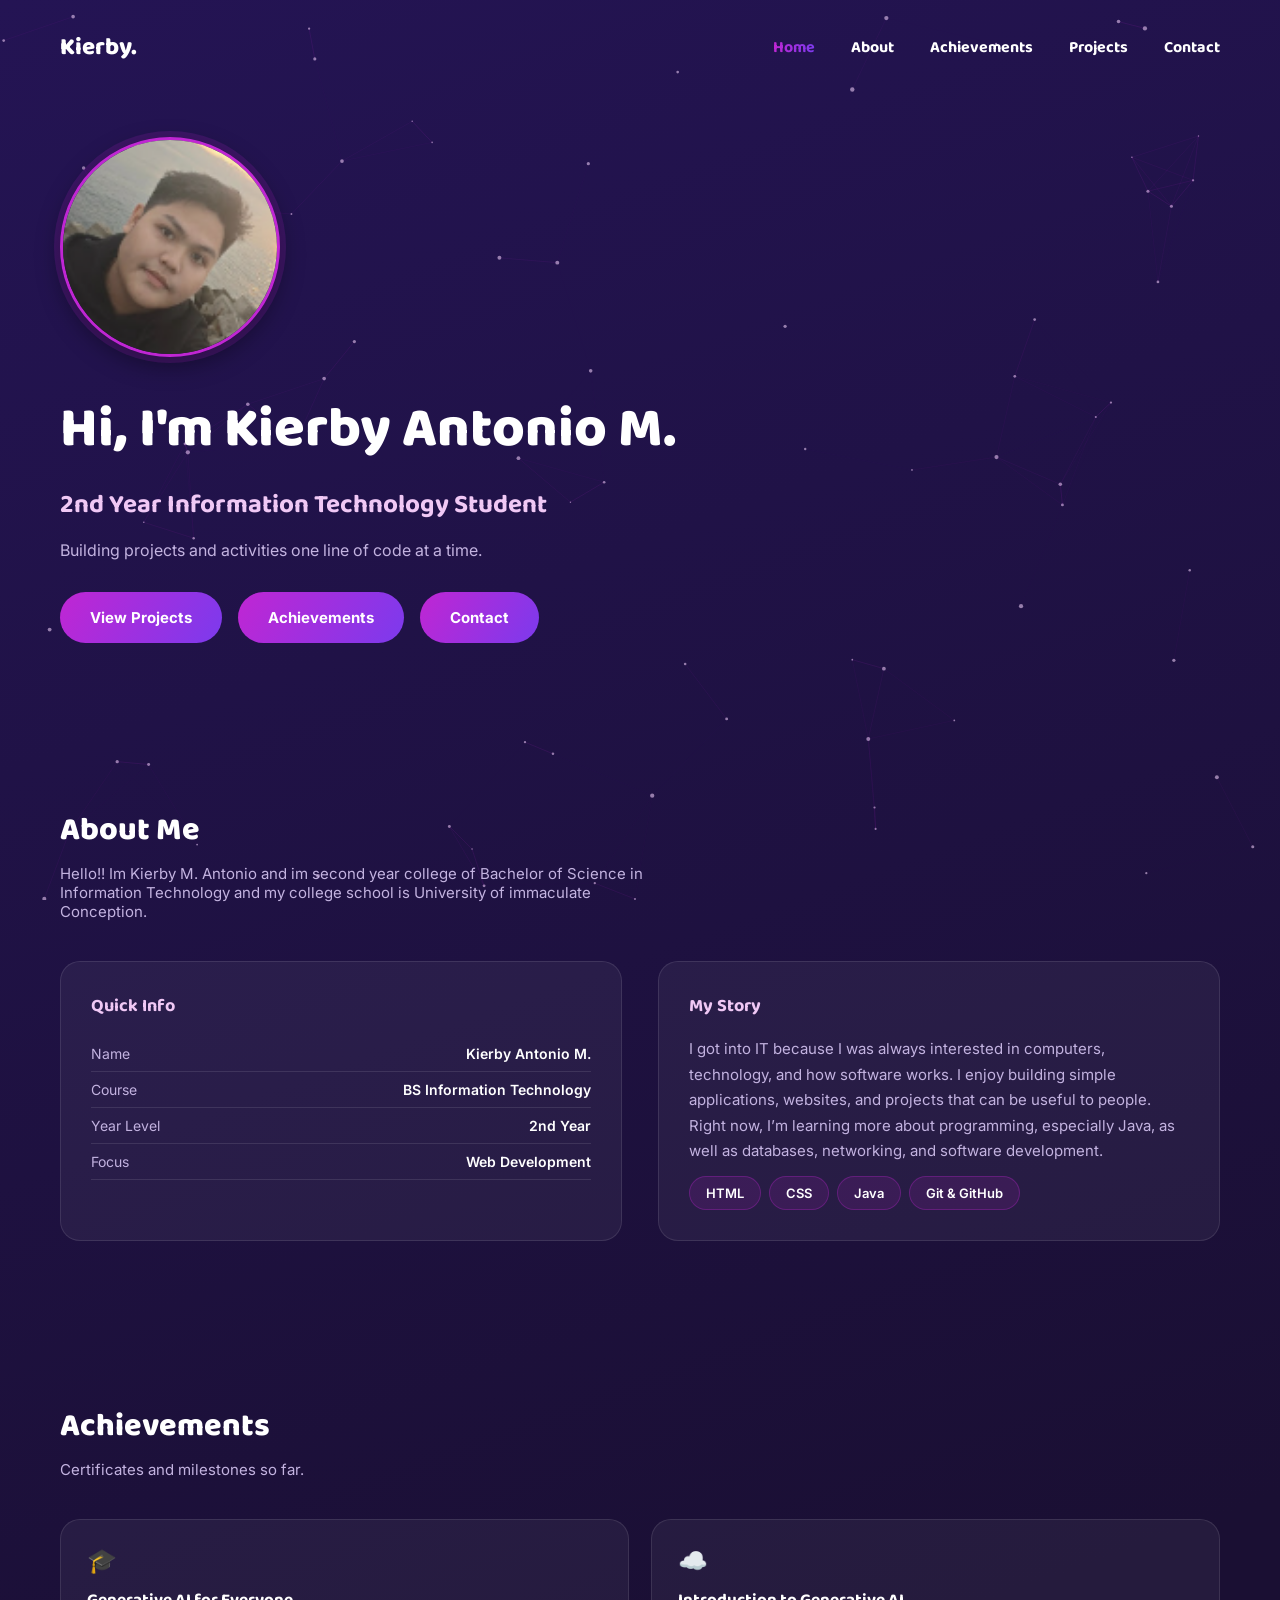
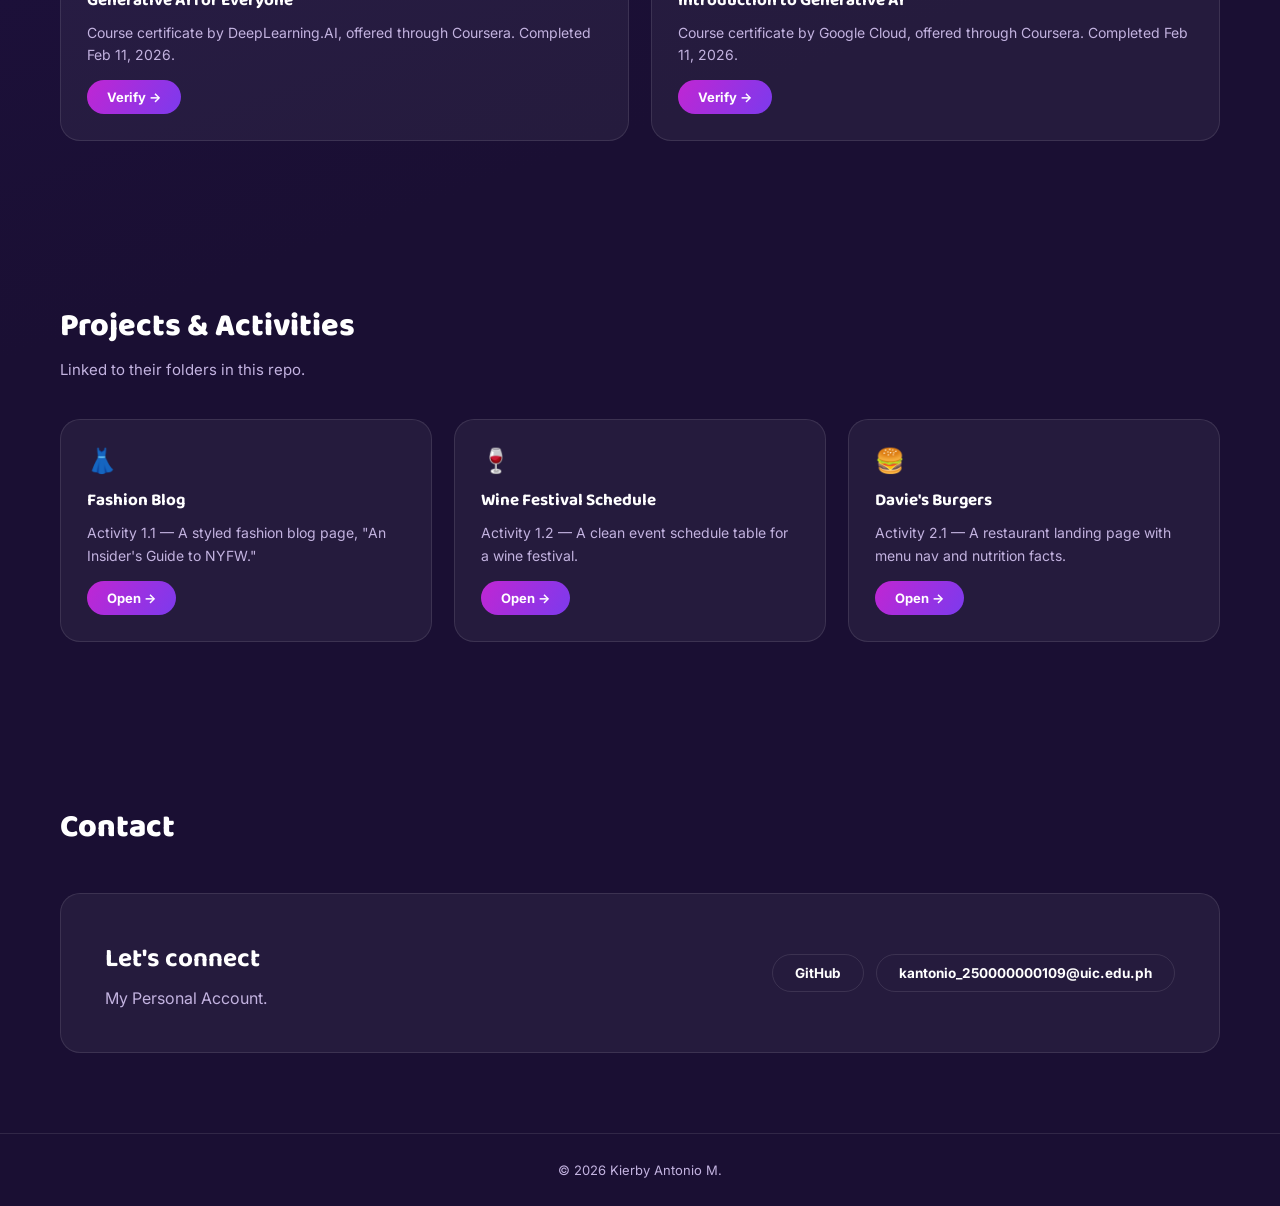
<file: index.html>
<!DOCTYPE html>
<html lang="en">
<head>
<meta charset="UTF-8" />
<meta name="viewport" content="width=device-width, initial-scale=1.0" />
<title>Kierby Antonio M. — Portfolio</title>
<link rel="preconnect" href="https://fonts.googleapis.com">
<link href="https://fonts.googleapis.com/css2?family=Baloo+2:wght@600;700;800&family=Inter:wght@400;500;600&display=swap" rel="stylesheet">
<link rel="stylesheet" href="style.css">
</head>
<body>

<canvas id="bg-canvas"></canvas>

<header>
  <div class="logo">Kierby.</div>
  <nav class="nav" id="nav">
    <a href="#home" class="active">Home</a>
    <a href="#about">About</a>
    <a href="#achievements">Achievements</a>
    <a href="#projects">Projects</a>
    <a href="#contact">Contact</a>
  </nav>
  <div class="menu-toggle" id="menuToggle"><span></span><span></span><span></span></div>
</header>

<section class="hero" id="home">
  <img src="profile.jpg.png" alt="Kierby Antonio M." class="profile-pic">
  <h1>Hi, I'm Kierby Antonio M.</h1>
  <h2>2nd Year Information Technology Student</h2>
  <p>Building projects and activities one line of code at a time.</p>
  <div class="pill-row">
    <a href="#projects" class="pill">View Projects</a>
    <a href="#achievements" class="pill">Achievements</a>
    <a href="#contact" class="pill">Contact</a>
  </div>
</section>

<section id="about">
  <div class="section-head">
    <h2>About Me</h2>
    <p>Hello!! Im Kierby M. Antonio and im second year college of Bachelor of Science in Information Technology and my college school is University of immaculate Conception.</p>
  </div>
  <div class="about-grid">
    <div class="card">
      <h3>Quick Info</h3>
      <div class="info-row"><span>Name</span><span>Kierby Antonio M.</span></div>
      <div class="info-row"><span>Course</span><span>BS Information Technology</span></div>
      <div class="info-row"><span>Year Level</span><span>2nd Year</span></div>
      <div class="info-row"><span>Focus</span><span>Web Development</span></div>
    </div>
    <div class="card">
      <h3>My Story</h3>
      <p> I got into IT because I was always interested in computers, technology, and how software works.
        I enjoy building simple applications, websites, and projects that can be useful to people. 
        Right now, I’m learning more about programming, especially Java, as well as databases, networking, and software development.</p>
      <div class="pills-wrap">
        <span class="skill-tag">HTML</span>
        <span class="skill-tag">CSS</span>
        <span class="skill-tag">Java</span>
        <span class="skill-tag">Git & GitHub</span>
      </div>
    </div>
  </div>
</section>

<section id="achievements">
  <div class="section-head">
    <h2>Achievements</h2>
    <p>Certificates and milestones so far.</p>
  </div>
  <div class="grid">
    <div class="item">
      <span class="icon">🎓</span>
      <h3>Generative AI for Everyone</h3>
      <p>Course certificate by DeepLearning.AI, offered through Coursera. Completed Feb 11, 2026.</p>
      <a href="https://coursera.org/verify/JK0I1PTR6QBK" target="_blank">Verify →</a>
    </div>
    <div class="item">
      <span class="icon">☁️</span>
      <h3>Introduction to Generative AI</h3>
      <p>Course certificate by Google Cloud, offered through Coursera. Completed Feb 11, 2026.</p>
      <a href="https://coursera.org/verify/XCMVIV73SSEA" target="_blank">Verify →</a>
    </div>
  </div>
</section>

<section id="projects">
  <div class="section-head">
    <h2>Projects & Activities</h2>
    <p>Linked to their folders in this repo.</p>
  </div>
  <div class="grid">
    <div class="item">
      <span class="icon">👗</span>
      <h3>Fashion Blog</h3>
      <p>Activity 1.1 — A styled fashion blog page, "An Insider's Guide to NYFW."</p>
      <a href="./Activity1.1/Fashion/">Open →</a>
    </div>
    <div class="item">
      <span class="icon">🍷</span>
      <h3>Wine Festival Schedule</h3>
      <p>Activity 1.2 — A clean event schedule table for a wine festival.</p>
      <a href="./Activity 1.2/Wine Festival Schedule/index.html">Open →</a>
    </div>
    <div class="item">
      <span class="icon">🍔</span>
      <h3>Davie's Burgers</h3>
      <p>Activity 2.1 — A restaurant landing page with menu nav and nutrition facts.</p>
      <a href="./Activity2.1/Burger/index.html">Open →</a>
    </div>
  </div>
</section>

<section id="contact">
  <div class="section-head">
    <h2>Contact</h2>
  </div>
  <div class="contact-box">
    <div>
      <h2>Let's connect</h2>
      <p>My Personal Account.</p>
    </div>
    <div class="social-row">
      <a href="https://github.com/kantonio250000000109-code" target="_blank">GitHub</a>
      <a href="mailto:kantonio_250000000109@uic.edu.ph">kantonio_250000000109@uic.edu.ph</a>
    
    </div>
  </div>
</section>

<footer>© <span id="year"></span> Kierby Antonio M.</footer>

<script>
document.getElementById('year').textContent = new Date().getFullYear();
const nav = document.getElementById('nav');
document.getElementById('menuToggle').addEventListener('click', () => nav.classList.toggle('open'));
nav.querySelectorAll('a').forEach(a => a.addEventListener('click', () => nav.classList.remove('open')));

const sections = document.querySelectorAll('section[id]');
const navLinks = document.querySelectorAll('.nav a');
window.addEventListener('scroll', () => {
  let current = 'home';
  sections.forEach(sec => {
    if (window.scrollY >= sec.offsetTop - 150) current = sec.getAttribute('id');
  });
  navLinks.forEach(link => link.classList.toggle('active', link.getAttribute('href') === '#' + current));
});

const canvas = document.getElementById('bg-canvas');
const ctx = canvas.getContext('2d');
let w, h, particles;

function resize(){
  w = canvas.width = window.innerWidth;
  h = canvas.height = window.innerHeight;
}
window.addEventListener('resize', resize);
resize();

function initParticles(){
  const count = Math.floor((w * h) / 14000);
  particles = Array.from({length: count}, () => ({
    x: Math.random() * w,
    y: Math.random() * h,
    vx: (Math.random() - 0.5) * 0.4,
    vy: (Math.random() - 0.5) * 0.4,
    r: Math.random() * 1.6 + 0.6
  }));
}
initParticles();
window.addEventListener('resize', initParticles);

function animate(){
  ctx.clearRect(0, 0, w, h);
  for (let p of particles){
    p.x += p.vx;
    p.y += p.vy;
    if (p.x < 0 || p.x > w) p.vx *= -1;
    if (p.y < 0 || p.y > h) p.vy *= -1;
    ctx.beginPath();
    ctx.arc(p.x, p.y, p.r, 0, Math.PI*2);
    ctx.fillStyle = 'rgba(230,200,240,0.6)';
    ctx.fill();
  }
  for (let i=0; i<particles.length; i++){
    for (let j=i+1; j<particles.length; j++){
      const a = particles[i], b = particles[j];
      const dx = a.x-b.x, dy = a.y-b.y;
      const dist = Math.sqrt(dx*dx+dy*dy);
      if (dist < 120){
        ctx.beginPath();
        ctx.moveTo(a.x, a.y);
        ctx.lineTo(b.x, b.y);
        ctx.strokeStyle = `rgba(192,38,211,${0.15 * (1 - dist/120)})`;
        ctx.lineWidth = 1;
        ctx.stroke();
      }
    }
  }
  requestAnimationFrame(animate);
}
animate();
</script>

</body>
</html>
</file>
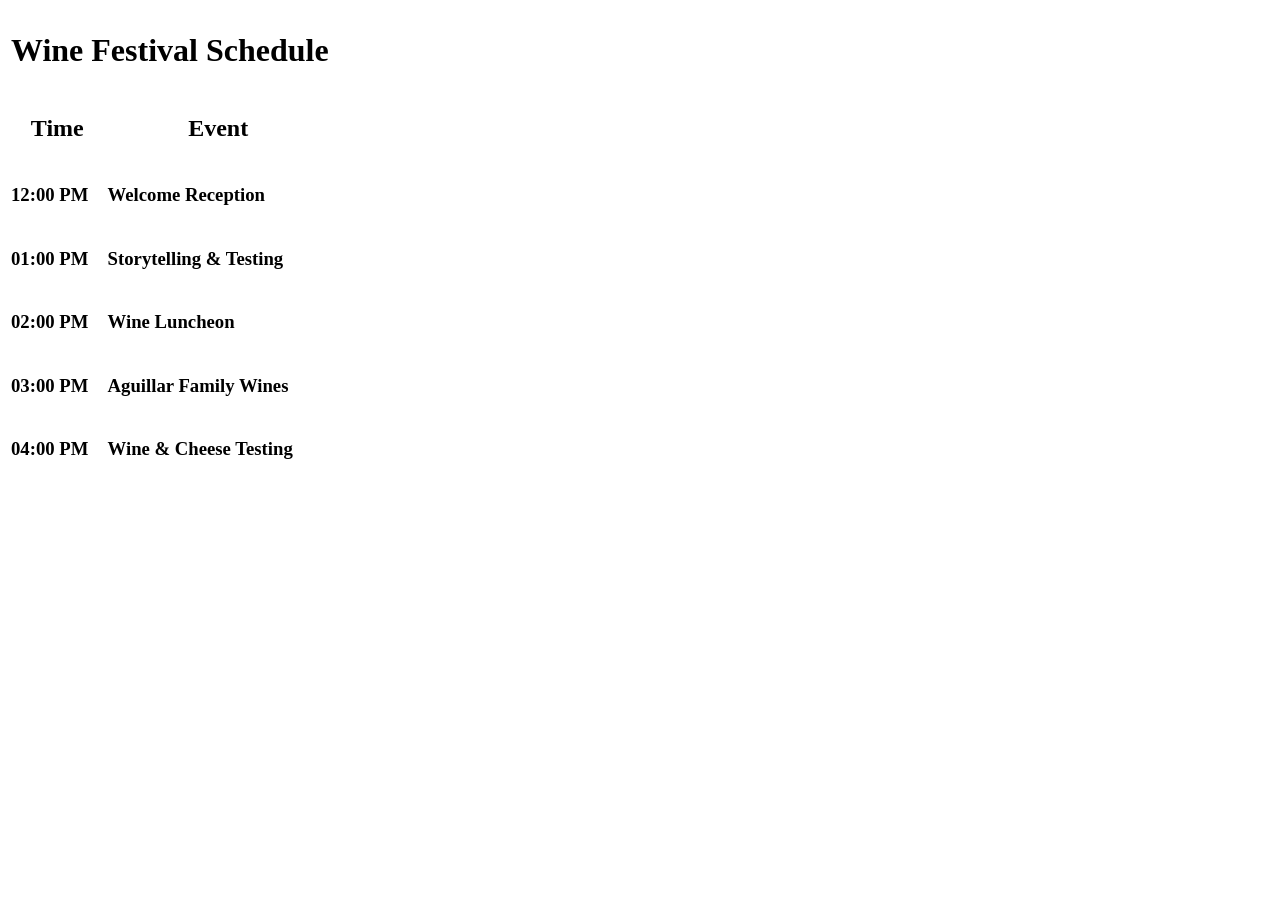
<file: Activity 1.2/Wine Festival Schedule/index.html>
<!DOCTYPE html>
<html lang="en">
<head>
  <meta charset="UTF-8">
  <title>Wine Festival Schedule</title>
</head>
<body>
  <div class="container">
    <table>
      <thead>
        <tr>
          <th colspan="2"><h1>Wine Festival Schedule</h1></th>
        </tr>
        <tr>
          <th><h2>Time</h2></th>
          <th><h2>Event</h2></th>
        </tr>
      </thead>
      <tbody>
        <tr>
          <td class="left"><h3>12:00 PM</h3></td>
          <td><h3>Welcome Reception</h3></td>
        </tr>
        <tr>
          <td class="left"><h3>01:00 PM</h3></td>
          <td><h3>Storytelling &amp; Testing</h3></td>
        </tr>
        <tr>
          <td class="left"><h3>02:00 PM</h3></td>
          <td><h3>Wine Luncheon</h3></td>
        </tr>
        <tr>
          <td class="left"><h3>03:00 PM</h3></td>
          <td><h3>Aguillar Family Wines</h3></td>
        </tr>
        <tr>
          <td class="left"><h3>04:00 PM</h3></td>
          <td><h3>Wine &amp; Cheese Testing</h3></td>
        </tr>
      </tbody>
    </table>
  </div>
</body>
</html>
</file>
<file: style.css>
:root{
  --bg:#1a0f33;
  --bg-2:#241454;
  --accent-1:#c026d3;
  --accent-2:#7c3aed;
  --text-main:#ffffff;
  --text-muted:#c3b3e0;
  --card:rgba(255,255,255,0.05);
  --border:rgba(255,255,255,0.10);
}
*{margin:0;padding:0;box-sizing:border-box;}
html{scroll-behavior:smooth;}
body{
  font-family:'Inter',sans-serif;
  background:linear-gradient(160deg,var(--bg-2) 0%,var(--bg) 60%);
  color:var(--text-main);
  overflow-x:hidden;
}
h1,h2,h3,.logo,.nav a,.btn{font-family:'Baloo 2',sans-serif;}

#bg-canvas{
  position:fixed;
  top:0;left:0;
  width:100%;height:100%;
  z-index:0;
}
header, section, footer{position:relative;z-index:1;}

header{
  display:flex;align-items:center;justify-content:space-between;
  padding:28px 60px;
}
.logo{font-size:24px;font-weight:800;}
.nav{display:flex;gap:36px;}
.nav a{color:#fff;text-decoration:none;font-weight:700;font-size:16px;}
.nav a.active{
  background:linear-gradient(90deg,var(--accent-1),var(--accent-2));
  -webkit-background-clip:text;background-clip:text;color:transparent;
}
.menu-toggle{display:none;flex-direction:column;gap:5px;cursor:pointer;}
.menu-toggle span{width:26px;height:3px;background:#fff;border-radius:3px;}

.hero{
  min-height:70vh;
  display:flex;flex-direction:column;justify-content:center;
  padding:20px 60px 60px;max-width:900px;
}
.profile-pic{
  width:220px;height:220px;border-radius:50%;object-fit:cover;
  border:3px solid var(--accent-1);margin-bottom:28px;
  box-shadow:0 0 0 6px rgba(192,38,211,0.15), 0 8px 24px rgba(0,0,0,0.4);
}
.hero h1{font-size:56px;font-weight:800;margin-bottom:10px;}
.hero h2{font-size:26px;font-weight:700;color:#f0c8f5;margin-bottom:14px;}
.hero p{font-size:16px;color:var(--text-muted);margin-bottom:32px;max-width:600px;}

.pill-row{display:flex;flex-wrap:wrap;gap:16px;}
.pill{
  padding:16px 30px;border-radius:999px;
  background:linear-gradient(120deg,var(--accent-1),var(--accent-2));
  color:#fff;text-decoration:none;font-weight:700;font-size:15px;
  transition:transform .2s ease, box-shadow .2s ease;
}
.pill:hover{transform:translateY(-3px);box-shadow:0 0 22px rgba(192,38,211,0.5);}

section{padding:80px 60px;}
.section-head{margin-bottom:40px;max-width:600px;}
.section-head h2{font-size:32px;font-weight:800;margin-bottom:8px;}
.section-head p{color:var(--text-muted);font-size:15px;}

.about-grid{display:grid;grid-template-columns:1fr 1fr;gap:36px;}
.card{background:var(--card);border:1px solid var(--border);border-radius:20px;padding:30px;}
.card h3{font-size:18px;margin-bottom:16px;color:#f0c8f5;}
.card p{color:var(--text-muted);line-height:1.7;font-size:15px;margin-bottom:12px;}
.info-row{display:flex;justify-content:space-between;padding:9px 0;border-bottom:1px solid var(--border);font-size:14px;}
.info-row span:first-child{color:var(--text-muted);}
.info-row span:last-child{font-weight:600;}
.pills-wrap{display:flex;flex-wrap:wrap;gap:8px;margin-top:6px;}
.skill-tag{padding:8px 16px;border-radius:20px;background:rgba(192,38,211,0.12);border:1px solid rgba(192,38,211,0.3);font-size:13px;font-weight:600;}

.grid{display:grid;grid-template-columns:repeat(auto-fit,minmax(250px,1fr));gap:22px;}
.item{background:var(--card);border:1px solid var(--border);border-radius:20px;padding:26px;transition:.25s;}
.item:hover{transform:translateY(-5px);border-color:var(--accent-1);}
.item h3{font-size:17px;margin-bottom:8px;}
.item p{color:var(--text-muted);font-size:14px;line-height:1.6;margin-bottom:14px;}
.item a{
  display:inline-block;padding:9px 20px;border-radius:999px;
  background:linear-gradient(120deg,var(--accent-1),var(--accent-2));
  color:#fff;text-decoration:none;font-weight:700;font-size:13px;
}
.icon{font-size:24px;margin-bottom:12px;display:block;}

.contact-box{
  background:var(--card);border:1px solid var(--border);border-radius:20px;
  padding:44px;display:flex;flex-wrap:wrap;justify-content:space-between;gap:30px;align-items:center;
}
.contact-box h2{font-size:26px;margin-bottom:8px;}
.contact-box p{color:var(--text-muted);}
.social-row{display:flex;gap:12px;flex-wrap:wrap;}
.social-row a{
  padding:10px 22px;border-radius:999px;border:1.5px solid var(--border);
  color:#fff;text-decoration:none;font-weight:700;font-size:13.5px;
}
.social-row a:hover{border-color:var(--accent-1);background:rgba(192,38,211,0.1);}

footer{padding:28px 60px;text-align:center;color:var(--text-muted);font-size:13px;border-top:1px solid var(--border);}

@media(max-width:900px){.about-grid{grid-template-columns:1fr;}}
@media(max-width:768px){
  header{padding:22px 24px;}
  .nav{
    position:fixed;top:74px;left:0;right:0;flex-direction:column;
    background:var(--bg-2);padding:24px;gap:18px;display:none;
    border-bottom:1px solid var(--border);z-index:50;
  }
  .nav.open{display:flex;}
  .menu-toggle{display:flex;}
  .hero{padding:0 24px 40px;}
  .hero h1{font-size:36px;}
  section{padding:56px 24px;}
  .contact-box{padding:28px;}
}
</file>
